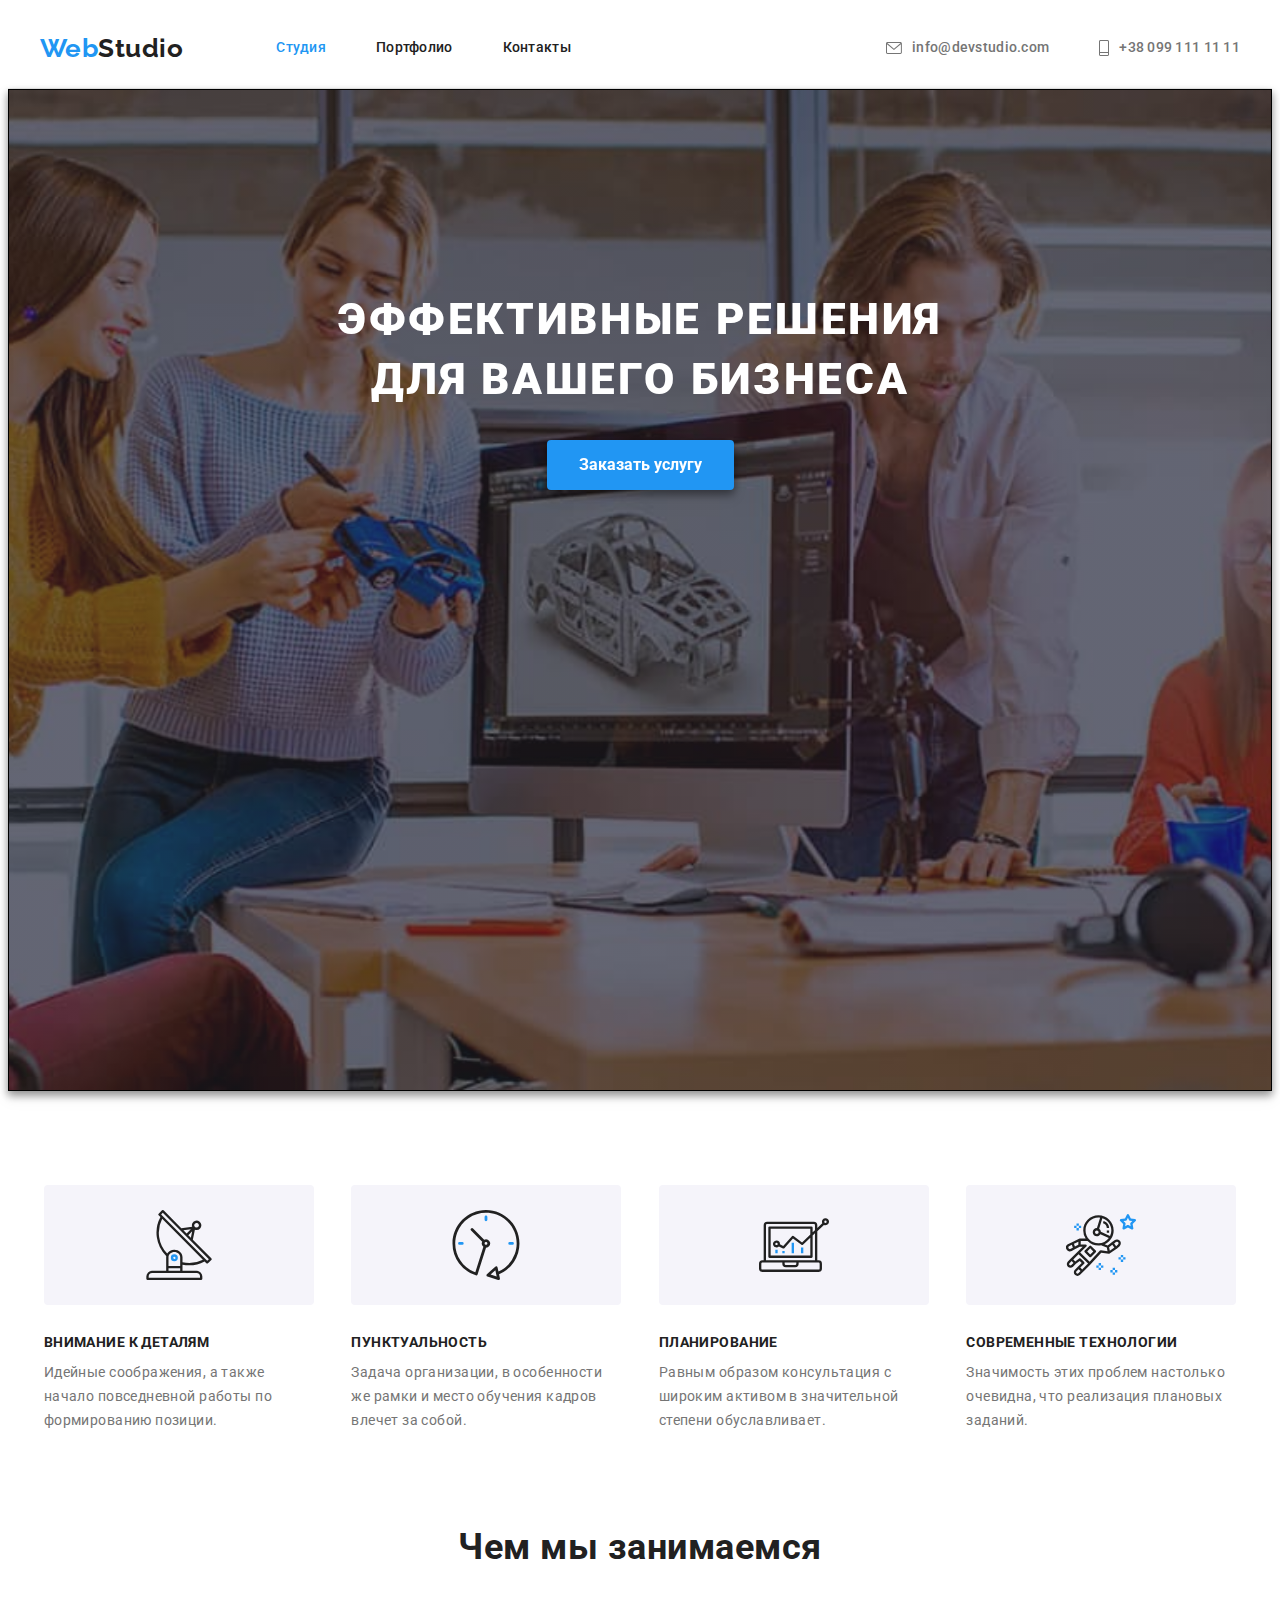
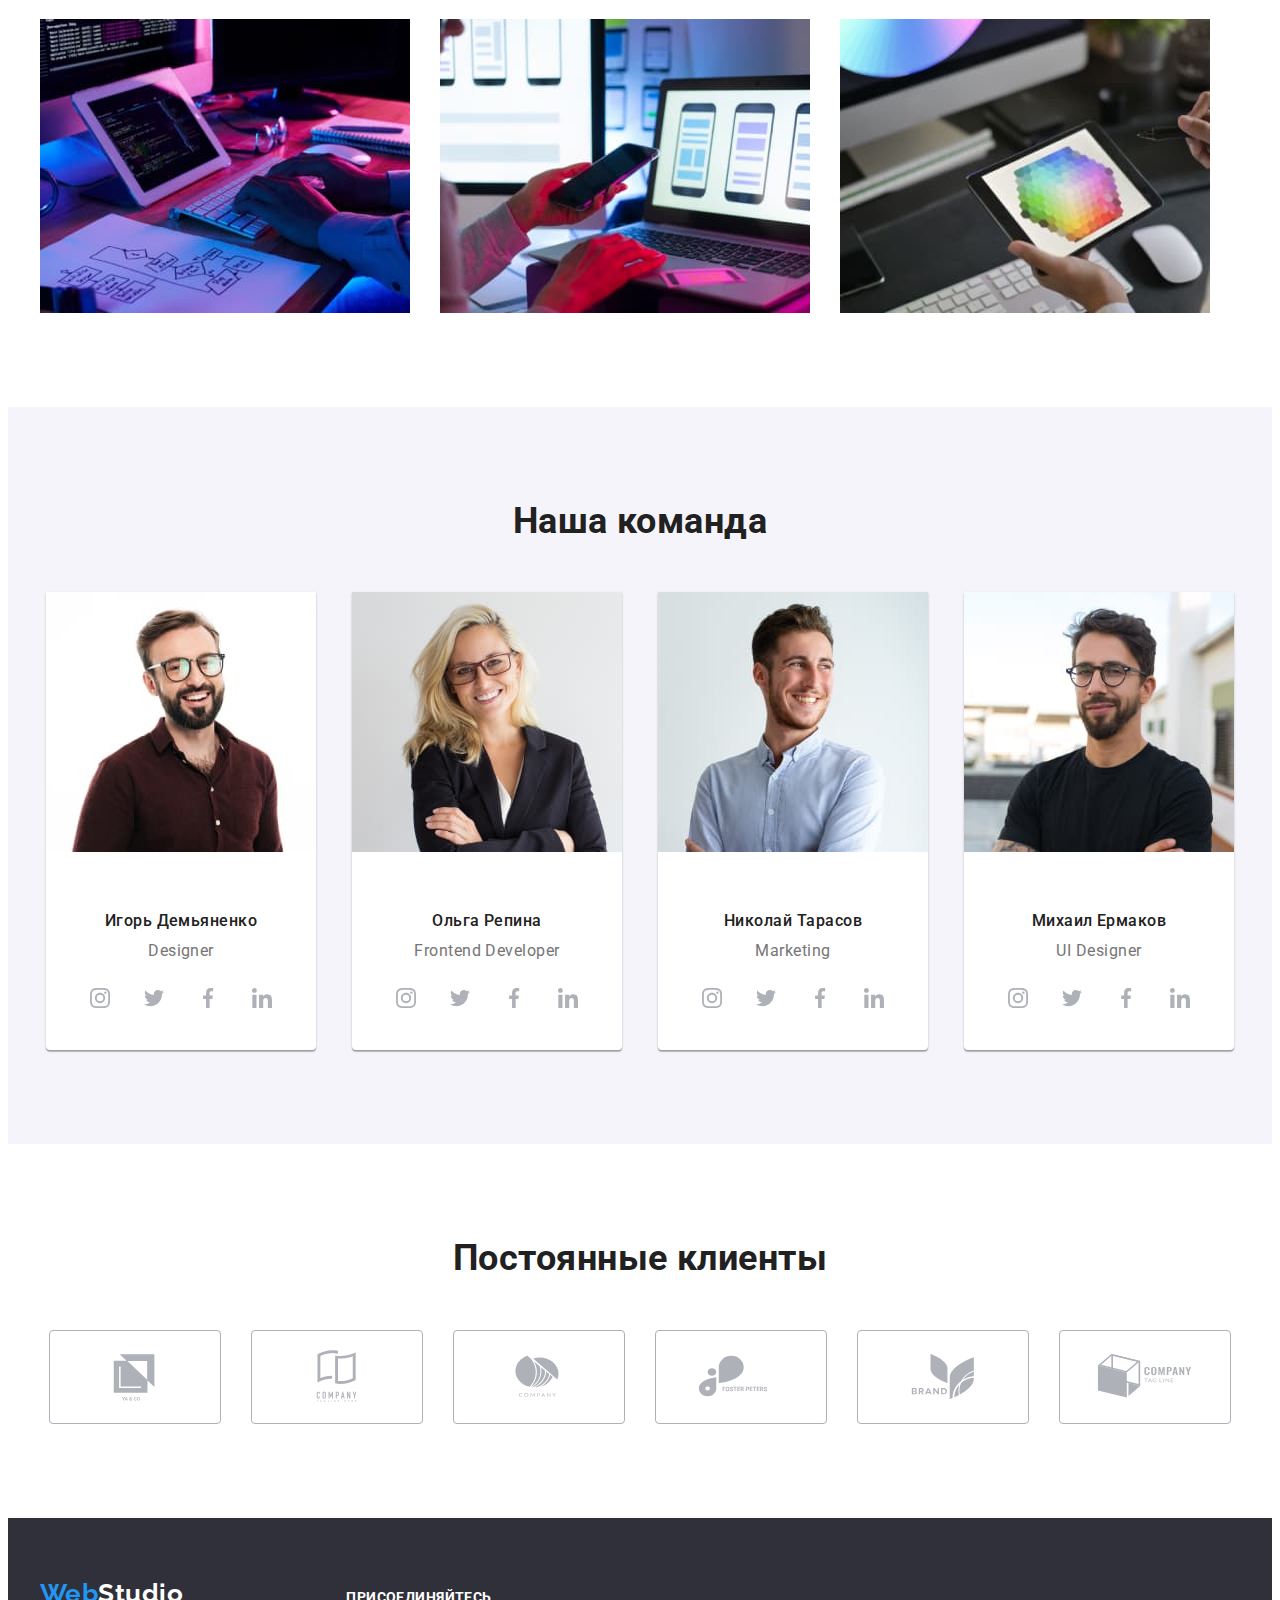
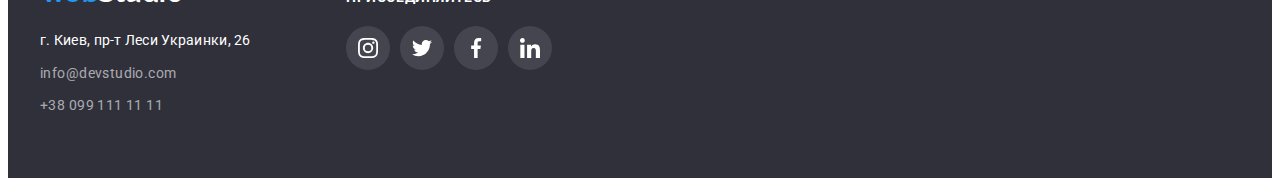
<file: index.html>
<!DOCTYPE html>
<html lang="ru">
  <head>
    <meta charset="UTF-8" />
    <meta http-equiv="X-UA-Compatible" content="IE=edge" />
    <meta name="viewport" content="width=device-width, initial-scale=1.0" />
    <title>Студия</title>
    <link rel="preconnect" href="https://fonts.googleapis.com" />
    <link rel="preconnect" href="https://fonts.gstatic.com" crossorigin />
    <link
      href="https://fonts.googleapis.com/css2?family=Raleway:wght@700&family=Roboto:wght@400;500;700;900&display=swap"
      rel="stylesheet"
    />
    <link
      rel="stylesheet"
      href="https://cdnjs.cloudflare.com/ajax/libs/modern-normalize/1.1.0/modern-normalize.min.css"
      integrity="sha512-wpPYUAdjBVSE4KJnH1VR1HeZfpl1ub8YT/NKx4PuQ5NmX2tKuGu6U/JRp5y+Y8XG2tV+wKQpNHVUX03MfMFn9Q=="
      crossorigin="anonymous"
      referrerpolicy="no-referrer"
    />
    <link rel="stylesheet" href="./css/styles.css" />
  </head>
  <!-- Body -->

  <body>
    <header class="page-header">
      <div class="container">
        <nav>
          <a class="page-logo" href="index.html"> <span class="accent">Web</span>Studio </a>
          <ul class="link-list">
            <li class="item"><a class="link current" href="./index.html">Студия</a></li>
            <li class="item"><a class="link" href="./portfolio.html">Портфолио</a></li>
            <li class="item"><a class="link" href="">Контакты</a></li>
          </ul>
        </nav>
        <ul class="link-list">
          <li>
            <a class="auth-nav" href="mailto:info@devstudio.com">
              <svg class="icon-nav" width="16" height="12">
                <use class="envelope" href="./images/icons.svg#envelope"></use></svg
              >info@devstudio.com</a
            >
          </li>
          <li>
            <a class="auth-nav" href="tel:+380961111111"
              ><svg class="icon-nav" width="10" height="16">
                <use href="./images/icons.svg#vector"></use></svg
              >+38 099 111 11 11</a
            >
          </li>
        </ul>
      </div>
    </header>
    <main>
      <section class="hero">
        <div class="container div">
          <h1 class="hero-title">
            Эффективные решения<br />
            для вашего бизнеса
          </h1>
          <button type="button" class="hero-button">Заказать услугу</button>
        </div>
      </section>
      <section class="section">
        <div class="container div">
          <ul class="section-list list">
            <li class="list">
              <div class="div-icon">
                <svg class="icon" width="70" height="70">
                  <use href="./images/icons.svg#antenna"></use>
                </svg>
              </div>
              <h3 class="title-list">Внимание к деталям</h3>
              <p class="text">
                Идейные соображения, а также начало повседневной работы по формированию позиции.
              </p>
            </li>
            <li class="list">
              <div class="div-icon">
                <svg class="icon" width="70" height="70">
                  <use href="./images/icons.svg#clock"></use>
                </svg>
              </div>
              <h3 class="title-list">Пунктуальность</h3>
              <p class="text">
                Задача организации, в особенности же рамки и место обучения кадров влечет за собой.
              </p>
            </li>
            <li class="list">
              <div class="div-icon">
                <svg class="icon" width="70" height="70">
                  <use href="./images/icons.svg#diagram"></use>
                </svg>
              </div>
              <h3 class="title-list">Планирование</h3>
              <p class="text">
                Равным образом консультация с широким активом в значительной степени обуславливает.
              </p>
            </li>
            <li class="list">
              <div class="div-icon">
                <svg class="icon" width="70" height="70">
                  <use href="./images/icons.svg#astronaut"></use>
                </svg>
              </div>
              <h3 class="title-list">Современные технологии</h3>
              <p class="text">
                Значимость этих проблем настолько очевидна, что реализация плановых заданий.
              </p>
            </li>
          </ul>
        </div>
      </section>
      <section class="section wwd">
        <div class="container div">
          <h2 class="section-title">Чем мы занимаемся</h2>
          <ul class="section-list">
            <li>
              <a href="#"><img src="./images/img.jpg" alt="верстка" width="370" /></a>
            </li>
            <li>
              <a href="#"><img src="./images/img(1).jpg" alt="дизайн" width="370" /></a>
            </li>
            <li>
              <a href="#"><img src="./images/img(2).jpg" alt="внешнее оформление" width="370" /></a>
            </li>
          </ul>
        </div>
      </section>
      <section class="section teem">
        <div class="container div">
          <h2 class="section-title">Наша команда</h2>
          <ul class="section-list team">
            <li class="teem-list">
              <img src="./images/m1.jpg" alt="Designer" width="270" />
              <div class="teem-div">
                <h3 class="teem-title">Игорь Демьяненко</h3>
                <p class="teem-text">Designer</p>
                <ul class="socials-list">
                  <li class="social-link">
                    <a
                      class="socials-link"
                      href=""
                      target="_blank"
                      rel="noopener noreferrer"
                      aria-label="instagram"
                    >
                      <svg
                        class="social-icon"
                        width="20"
                        height="20"
                        href=""
                        target="_blank"
                        rel="noopener noreferrer"
                        aria-label="instagram"
                      >
                        <use href="./images/icons.svg#instagram"></use>
                      </svg>
                    </a>
                  </li>
                  <li class="social-link">
                    <a
                      class="socials-link"
                      href=""
                      target="_blank"
                      rel="noopener noreferrer"
                      aria-label="twitter"
                    >
                      <svg
                        class="social-icon"
                        width="20"
                        height="20"
                        href=""
                        target="_blank"
                        rel="noopener noreferrer"
                        aria-label="twitter"
                      >
                        <use href="./images/icons.svg#twitter"></use>
                      </svg>
                    </a>
                  </li>
                  <li class="social-link">
                    <a
                      class="socials-link"
                      href=""
                      target="_blank"
                      rel="noopener noreferrer"
                      aria-label="facebook"
                    >
                      <svg
                        class="social-icon"
                        width="20"
                        height="20"
                        href=""
                        target="_blank"
                        rel="noopener noreferrer"
                        aria-label="facebook"
                      >
                        <use href="./images/icons.svg#facebook"></use>
                      </svg>
                    </a>
                  </li>
                  <li class="social-link">
                    <a
                      class="socials-link"
                      href=""
                      target="_blank"
                      rel="noopener noreferrer"
                      aria-label="linkedin"
                    >
                      <svg
                        class="social-icon"
                        width="20"
                        height="20"
                        href=""
                        target="_blank"
                        rel="noopener noreferrer"
                        aria-label="linkedin"
                      >
                        <use href="./images/icons.svg#linkedin"></use>
                      </svg>
                    </a>
                  </li>
                </ul>
              </div>
            </li>
            <li class="teem-list">
              <img src="./images/m2.jpg" alt="Frontend Developer" width="270" />
              <div class="teem-div">
                <h3 class="teem-title">Ольга Репина</h3>
                <p class="teem-text">Frontend Developer</p>
                <ul class="socials-list">
                  <li class="social-link">
                    <a
                      class="socials-link"
                      href=""
                      target="_blank"
                      rel="noopener noreferrer"
                      aria-label="instagram"
                    >
                      <svg
                        class="social-icon"
                        width="20"
                        height="20"
                        href=""
                        target="_blank"
                        rel="noopener noreferrer"
                        aria-label="instagram"
                      >
                        <use href="./images/icons.svg#instagram"></use>
                      </svg>
                    </a>
                  </li>
                  <li class="social-link">
                    <a
                      class="socials-link"
                      href=""
                      target="_blank"
                      rel="noopener noreferrer"
                      aria-label="twitter"
                    >
                      <svg
                        class="social-icon"
                        width="20"
                        height="20"
                        href=""
                        target="_blank"
                        rel="noopener noreferrer"
                        aria-label="twitter"
                      >
                        <use href="./images/icons.svg#twitter"></use>
                      </svg>
                    </a>
                  </li>
                  <li class="social-link">
                    <a
                      class="socials-link"
                      href=""
                      target="_blank"
                      rel="noopener noreferrer"
                      aria-label="facebook"
                    >
                      <svg
                        class="social-icon"
                        width="20"
                        height="20"
                        href=""
                        target="_blank"
                        rel="noopener noreferrer"
                        aria-label="facebook"
                      >
                        <use href="./images/icons.svg#facebook"></use>
                      </svg>
                    </a>
                  </li>
                  <li class="social-link">
                    <a
                      class="socials-link"
                      href=""
                      target="_blank"
                      rel="noopener noreferrer"
                      aria-label="linkedin"
                    >
                      <svg
                        class="social-icon"
                        width="20"
                        height="20"
                        href=""
                        target="_blank"
                        rel="noopener noreferrer"
                        aria-label="linkedin"
                      >
                        <use href="./images/icons.svg#linkedin"></use>
                      </svg>
                    </a>
                  </li>
                </ul>
              </div>
            </li>
            <li class="teem-list">
              <img src="./images/m3.jpg" alt="Marketing" width="270" />
              <div class="teem-div">
                <h3 class="teem-title">Николай Тарасов</h3>
                <p class="teem-text">Marketing</p>
                <ul class="socials-list">
                  <li class="social-link">
                    <a
                      class="socials-link"
                      href=""
                      target="_blank"
                      rel="noopener noreferrer"
                      aria-label="instagram"
                    >
                      <svg
                        class="social-icon"
                        width="20"
                        height="20"
                        href=""
                        target="_blank"
                        rel="noopener noreferrer"
                        aria-label="instagram"
                      >
                        <use href="./images/icons.svg#instagram"></use>
                      </svg>
                    </a>
                  </li>
                  <li class="social-link">
                    <a
                      class="socials-link"
                      href=""
                      target="_blank"
                      rel="noopener noreferrer"
                      aria-label="twitter"
                    >
                      <svg
                        class="social-icon"
                        width="20"
                        height="20"
                        href=""
                        target="_blank"
                        rel="noopener noreferrer"
                        aria-label="twitter"
                      >
                        <use href="./images/icons.svg#twitter"></use>
                      </svg>
                    </a>
                  </li>
                  <li class="social-link">
                    <a
                      class="socials-link"
                      href=""
                      target="_blank"
                      rel="noopener noreferrer"
                      aria-label="facebook"
                    >
                      <svg
                        class="social-icon"
                        width="20"
                        height="20"
                        href=""
                        target="_blank"
                        rel="noopener noreferrer"
                        aria-label="facebook"
                      >
                        <use href="./images/icons.svg#facebook"></use>
                      </svg>
                    </a>
                  </li>
                  <li class="social-link">
                    <a
                      class="socials-link"
                      href=""
                      target="_blank"
                      rel="noopener noreferrer"
                      aria-label="linkedin"
                    >
                      <svg
                        class="social-icon"
                        width="20"
                        height="20"
                        href=""
                        target="_blank"
                        rel="noopener noreferrer"
                        aria-label="linkedin"
                      >
                        <use href="./images/icons.svg#linkedin"></use>
                      </svg>
                    </a>
                  </li>
                </ul>
              </div>
            </li>
            <li class="teem-list">
              <img src="./images/m4.jpg" alt="UI Designer" width="270" />
              <div class="teem-div">
                <h3 class="teem-title">Михаил Ермаков</h3>
                <p class="teem-text">UI Designer</p>
                <ul class="socials-list">
                  <li class="social-link">
                    <a
                      class="socials-link"
                      href=""
                      target="_blank"
                      rel="noopener noreferrer"
                      aria-label="instagram"
                    >
                      <svg
                        class="social-icon"
                        width="20"
                        height="20"
                        href=""
                        target="_blank"
                        rel="noopener noreferrer"
                        aria-label="instagram"
                      >
                        <use href="./images/icons.svg#instagram"></use>
                      </svg>
                    </a>
                  </li>
                  <li class="social-link">
                    <a
                      class="socials-link"
                      href=""
                      target="_blank"
                      rel="noopener noreferrer"
                      aria-label="twitter"
                    >
                      <svg
                        class="social-icon"
                        width="20"
                        height="20"
                        href=""
                        target="_blank"
                        rel="noopener noreferrer"
                        aria-label="twitter"
                      >
                        <use href="./images/icons.svg#twitter"></use>
                      </svg>
                    </a>
                  </li>
                  <li class="social-link">
                    <a
                      class="socials-link"
                      href=""
                      target="_blank"
                      rel="noopener noreferrer"
                      aria-label="facebook"
                    >
                      <svg
                        class="social-icon"
                        width="20"
                        height="20"
                        href=""
                        target="_blank"
                        rel="noopener noreferrer"
                        aria-label="facebook"
                      >
                        <use href="./images/icons.svg#facebook"></use>
                      </svg>
                    </a>
                  </li>
                  <li class="social-link">
                    <a
                      class="socials-link"
                      href=""
                      target="_blank"
                      rel="noopener noreferrer"
                      aria-label="linkedin"
                    >
                      <svg
                        class="social-icon"
                        width="20"
                        height="20"
                        href=""
                        target="_blank"
                        rel="noopener noreferrer"
                        aria-label="linkedin"
                      >
                        <use href="./images/icons.svg#linkedin"></use>
                      </svg>
                    </a>
                  </li>
                </ul>
              </div>
            </li>
          </ul>
        </div>
      </section>
      <section class="section clients">
        <div class="container-clients">
          <h2 class="section-title">Постоянные клиенты</h2>
          <div class="div-clients">
            <ul class="clients-list">
              <li class="clients-item">
                <a class="clients-link" href="#">
                  <svg class="svg-logo" width="106" height="60">
                    <use href="./images/icons.svg#logo-1"></use>
                  </svg>
                </a>
              </li>
              <li class="clients-item">
                <a class="clients-link" href="#">
                  <svg class="svg-logo" width="106" height="60">
                    <use href="./images/icons.svg#logo-2"></use>
                  </svg>
                </a>
              </li>
              <li class="clients-item">
                <a class="clients-link" href="#">
                  <svg class="svg-logo" width="106" height="60">
                    <use href="./images/icons.svg#logo-3"></use>
                  </svg>
                </a>
              </li>
              <li class="clients-item">
                <a class="clients-link" href="#">
                  <svg class="svg-logo" width="106" height="60">
                    <use href="./images/icons.svg#logo-4"></use>
                  </svg>
                </a>
              </li>
              <li class="clients-item">
                <a class="clients-link" href="#">
                  <svg class="svg-logo" width="106" height="60">
                    <use href="./images/icons.svg#logo-5"></use>
                  </svg>
                </a>
              </li>
              <li class="clients-item">
                <a class="clients-link" href="#">
                  <svg class="svg-logo" width="106" height="60">
                    <use href="./images/icons.svg#logo-6"></use>
                  </svg>
                </a>
              </li>
            </ul>
          </div>
        </div>
      </section>
    </main>

    <!-- footer -->
    <footer class="footer">
      <div class="container-footer">
        <div>
          <a class="page-logo" href="index.html"> <span class="accent">Web</span>Studio </a>
          <address>
            <ul class="link-list">
              <li><a class="footer-link" href="#">г. Киев, пр-т Леси Украинки, 26</a></li>
              <li><a class="footer-nav" href="mailto:info@devstudio.com">info@devstudio.com</a></li>
              <li><a class="footer-nav" href="tel:+380961111111">+38 099 111 11 11</a></li>
            </ul>
          </address>
        </div>
        <div class="socials">
          <h3 class="footer-title">присоединяйтесь</h3>
          <ul class="footer-social">
            <li class="social-link">
              <a
                class="socials-link"
                href=""
                target="_blank"
                rel="noopener noreferrer"
                aria-label="twitter"
              >
                <svg
                  class="social-icon"
                  width="20"
                  height="20"
                  href=""
                  target="_blank"
                  rel="noopener noreferrer"
                  aria-label="twitter"
                >
                  <use href="./images/icons.svg#instagram"></use>
                </svg>
              </a>
            </li>
            <li class="social-link">
              <a
                class="socials-link"
                href=""
                target="_blank"
                rel="noopener noreferrer"
                aria-label="twitter"
              >
                <svg
                  class="social-icon"
                  width="20"
                  height="20"
                  href=""
                  target="_blank"
                  rel="noopener noreferrer"
                  aria-label="twitter"
                >
                  <use href="./images/icons.svg#twitter"></use>
                </svg>
              </a>
            </li>
            <li class="social-link">
              <a
                class="socials-link"
                href=""
                target="_blank"
                rel="noopener noreferrer"
                aria-label="twitter"
              >
                <svg
                  class="social-icon"
                  width="20"
                  height="20"
                  href=""
                  target="_blank"
                  rel="noopener noreferrer"
                  aria-label="twitter"
                >
                  <use href="./images/icons.svg#facebook"></use>
                </svg>
              </a>
            </li>
            <li class="social-link">
              <a
                class="socials-link"
                href=""
                target="_blank"
                rel="noopener noreferrer"
                aria-label="twitter"
              >
                <svg
                  class="social-icon"
                  width="20"
                  height="20"
                  href=""
                  target="_blank"
                  rel="noopener noreferrer"
                  aria-label="twitter"
                >
                  <use href="./images/icons.svg#linkedin"></use>
                </svg>
              </a>
            </li>
          </ul>
        </div>
      </div>
    </footer>
  </body>
</html>
</file>
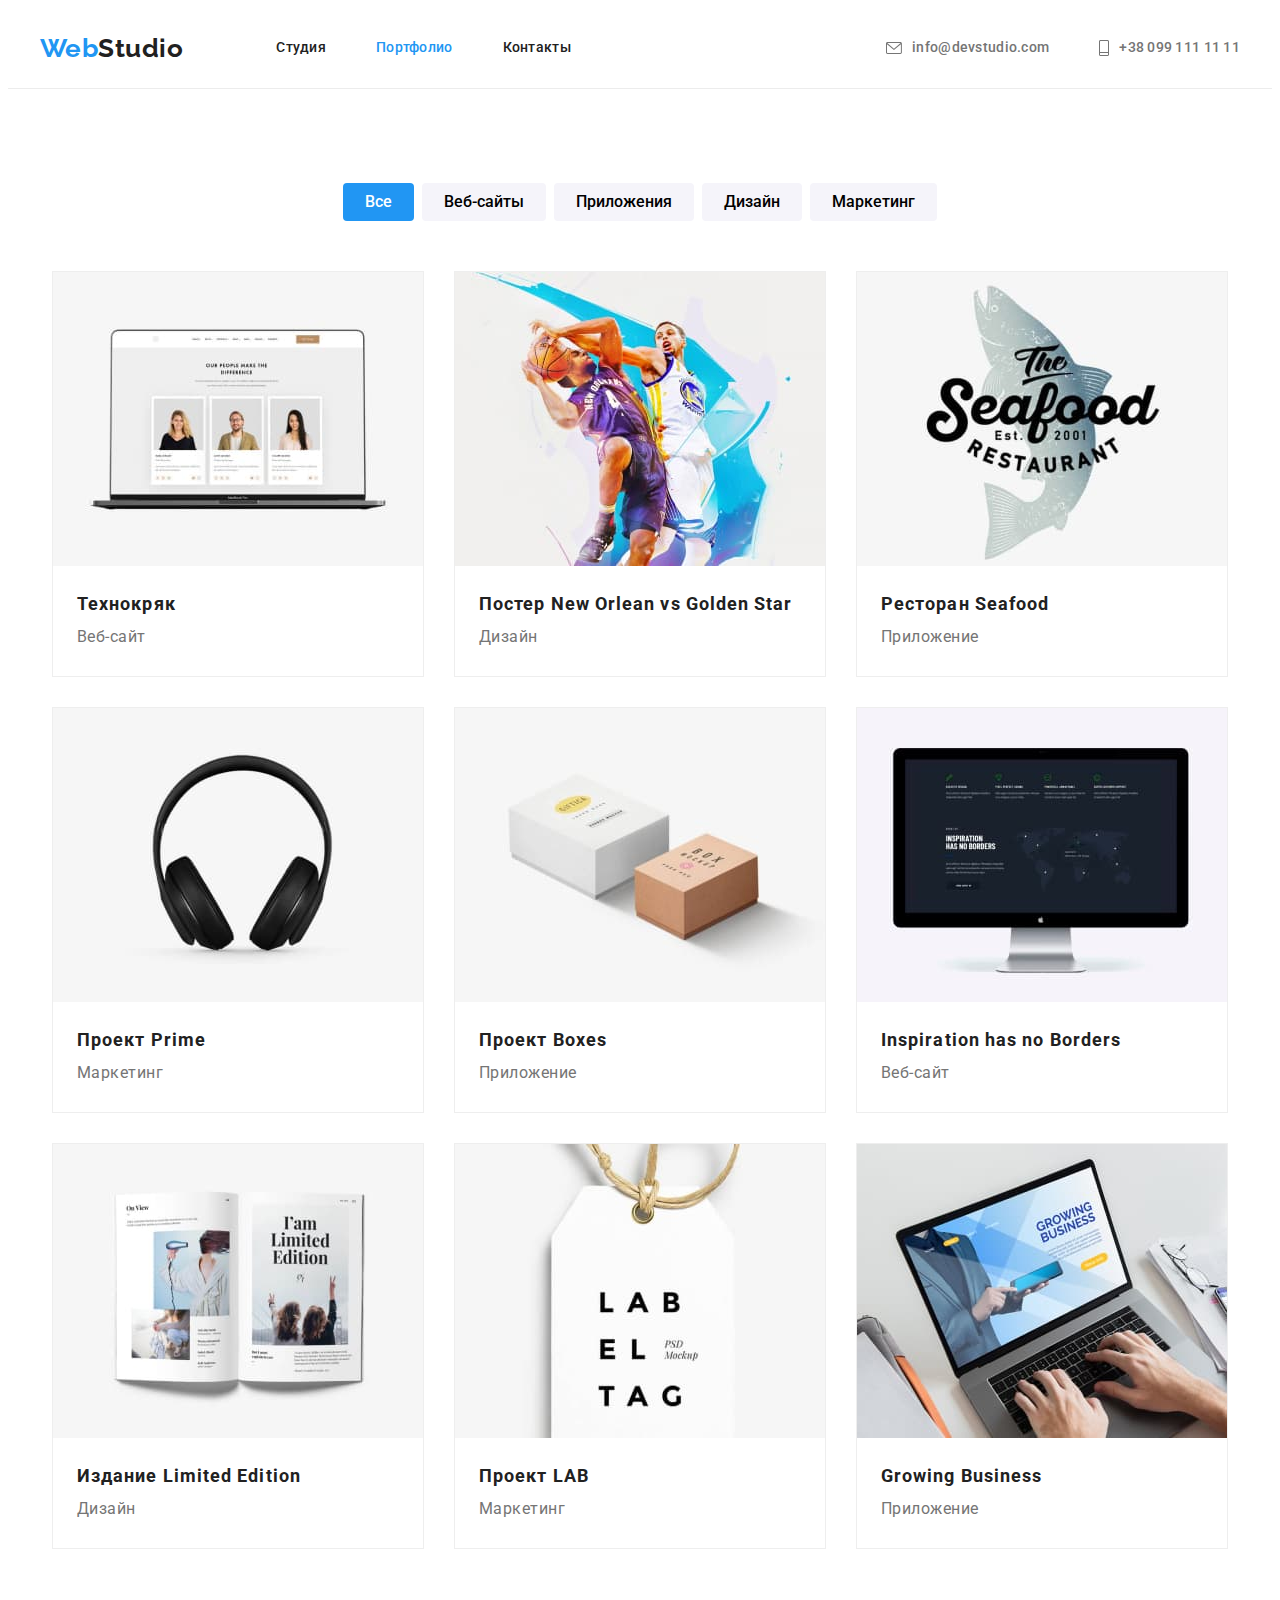
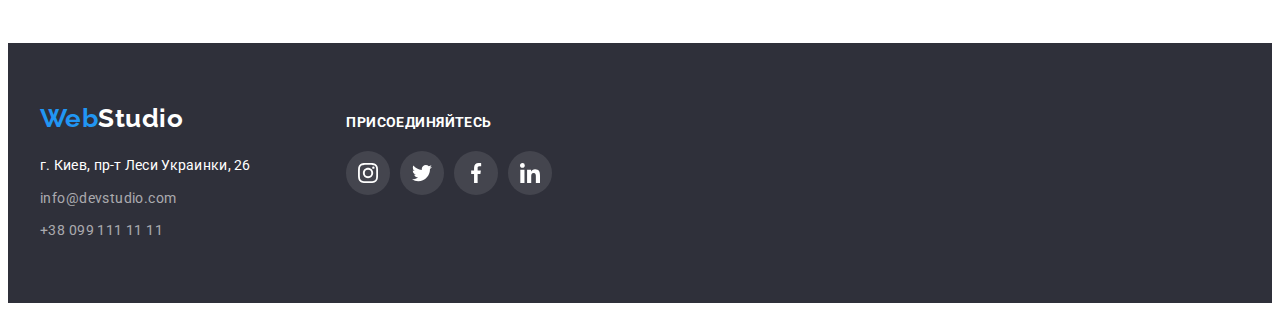
<file: portfolio.html>
<!DOCTYPE html>
<html lang="ru">
  <head>
    <meta charset="UTF-8" />
    <meta http-equiv="X-UA-Compatible" content="IE=edge" />
    <meta name="viewport" content="width=device-width, initial-scale=1.0" />
    <title>Студия</title>
    <link rel="preconnect" href="https://fonts.googleapis.com" />
    <link rel="preconnect" href="https://fonts.gstatic.com" crossorigin />
    <link
      href="https://fonts.googleapis.com/css2?family=Raleway:wght@700&family=Roboto:wght@400;500;700;900&display=swap"
      rel="stylesheet"
    />
    <link
      rel="stylesheet"
      href="https://cdnjs.cloudflare.com/ajax/libs/modern-normalize/1.1.0/modern-normalize.min.css"
      integrity="sha512-wpPYUAdjBVSE4KJnH1VR1HeZfpl1ub8YT/NKx4PuQ5NmX2tKuGu6U/JRp5y+Y8XG2tV+wKQpNHVUX03MfMFn9Q=="
      crossorigin="anonymous"
      referrerpolicy="no-referrer"
    />
    <link rel="stylesheet" href="./css/styles.css" />
  </head>
  <!-- Body -->

  <body class="page">
    <header class="page-header">
      <div class="container">
        <nav>
          <a class="page-logo" href="index.html"> <span class="accent">Web</span>Studio </a>
          <ul class="link-list">
            <li class="item"><a class="link" href="./index.html">Студия</a></li>
            <li class="item"><a class="link current" href="./portfolio.html">Портфолио</a></li>
            <li class="item"><a class="link" href="">Контакты</a></li>
          </ul>
        </nav>
        <ul class="link-list">
          <li>
            <a class="auth-nav" href="mailto:info@devstudio.com"
              ><svg class="icon-nav" width="16" height="12">
                <use class="envelope" href="./images/icons.svg#envelope"></use></svg
              >info@devstudio.com</a
            >
          </li>
          <li>
            <a class="auth-nav" href="tel:+380961111111"
              ><svg class="icon-nav" width="10" height="16">
                <use href="./images/icons.svg#vector"></use></svg
              >+38 099 111 11 11</a
            >
          </li>
        </ul>
      </div>
    </header>
    <main>
      <section class="section portfolio">
        <div class="container portfolio">
          <h1 class="portfolio-title">Наши работы</h1>
          <ul class="section-button">
            <li class="list-button">
              <button type="button" class="button current">Все</button>
            </li>
            <li class="list-button">
              <button type="button" class="button">Веб-сайты</button>
            </li>
            <li class="list-button">
              <button type="button" class="button">Приложения</button>
            </li>
            <li class="list-button">
              <button type="button" class="button">Дизайн</button>
            </li>
            <li class="list-button">
              <button type="button" class="button">Маркетинг</button>
            </li>
          </ul>

          <ul class="section-list">
            <li class="list-item">
              <img src="./images/portfolio_img/imgone.jpg" alt="Веб-сайт" width="370" />
              <div class="portfolio-link">
                <h2 class="title">Технокряк</h2>
                <p class="text">Веб-сайт</p>
              </div>
            </li>
            <li class="list-item">
              <img src="./images/portfolio_img/imgtwo.jpg" alt="Дизайн" width="370" />
              <div class="portfolio-link">
                <h2 class="title">Постер New Orlean vs Golden Star</h2>
                <p class="text">Дизайн</p>
              </div>
            </li>
            <li class="list-item">
              <img src="./images/portfolio_img/imgthree.jpg" alt="Приложение" width="370" />
              <div class="portfolio-link">
                <h2 class="title">Ресторан Seafood</h2>
                <p class="text">Приложение</p>
              </div>
            </li>
            <li class="list-item">
              <img src="./images/portfolio_img/imgfour.jpg" alt="Маркетинг" width="370" />
              <div class="portfolio-link">
                <h2 class="title">Проект Prime</h2>
                <p class="text">Маркетинг</p>
              </div>
            </li>
            <li class="list-item">
              <img src="./images/portfolio_img/imgfive.jpg" alt="Приложение" width="370" />
              <div class="portfolio-link">
                <h2 class="title">Проект Boxes</h2>
                <p class="text">Приложение</p>
              </div>
            </li>
            <li class="list-item">
              <img src="./images/portfolio_img/imgsix.jpg" alt="Веб-сайт" width="370" />
              <div class="portfolio-link">
                <h2 class="title">Inspiration has no Borders</h2>
                <p class="text">Веб-сайт</p>
              </div>
            </li>
            <li class="list-item">
              <img src="./images/portfolio_img/imgseven.jpg" alt="Дизайн" width="370" />
              <div class="portfolio-link">
                <h2 class="title">Издание Limited Edition</h2>
                <p class="text">Дизайн</p>
              </div>
            </li>
            <li class="list-item">
              <img src="./images/portfolio_img/imgeight.jpg" alt="Маркетинг" width="370" />
              <div class="portfolio-link">
                <h2 class="title">Проект LAB</h2>
                <p class="text">Маркетинг</p>
              </div>
            </li>
            <li class="list-item">
              <img src="./images/portfolio_img/imgnine.jpg" alt="Приложение" width="370" />
              <div class="portfolio-link">
                <h2 class="title">Growing Business</h2>
                <p class="text">Приложение</p>
              </div>
            </li>
          </ul>
        </div>
      </section>
    </main>
    <footer class="footer">
      <div class="container-footer">
        <div>
          <a class="page-logo" href="index.html"> <span class="accent">Web</span>Studio </a>
          <address>
            <ul class="link-list">
              <li><a class="footer-link" href="#">г. Киев, пр-т Леси Украинки, 26</a></li>
              <li><a class="footer-nav" href="mailto:info@devstudio.com">info@devstudio.com</a></li>
              <li><a class="footer-nav" href="tel:+380961111111">+38 099 111 11 11</a></li>
            </ul>
          </address>
        </div>
        <div class="socials">
          <h3 class="footer-title">присоединяйтесь</h3>
          <ul class="footer-social">
            <li class="social-link">
              <a
                class="socials-link"
                href=""
                target="_blank"
                rel="noopener noreferrer"
                aria-label="twitter"
              >
                <svg
                  class="social-icon"
                  width="20"
                  height="20"
                  href=""
                  target="_blank"
                  rel="noopener noreferrer"
                  aria-label="twitter"
                >
                  <use href="./images/icons.svg#instagram"></use>
                </svg>
              </a>
            </li>
            <li class="social-link">
              <a
                class="socials-link"
                href=""
                target="_blank"
                rel="noopener noreferrer"
                aria-label="twitter"
              >
                <svg
                  class="social-icon"
                  width="20"
                  height="20"
                  href=""
                  target="_blank"
                  rel="noopener noreferrer"
                  aria-label="twitter"
                >
                  <use href="./images/icons.svg#twitter"></use>
                </svg>
              </a>
            </li>
            <li class="social-link">
              <a
                class="socials-link"
                href=""
                target="_blank"
                rel="noopener noreferrer"
                aria-label="twitter"
              >
                <svg
                  class="social-icon"
                  width="20"
                  height="20"
                  href=""
                  target="_blank"
                  rel="noopener noreferrer"
                  aria-label="twitter"
                >
                  <use href="./images/icons.svg#facebook"></use>
                </svg>
              </a>
            </li>
            <li class="social-link">
              <a
                class="socials-link"
                href=""
                target="_blank"
                rel="noopener noreferrer"
                aria-label="twitter"
              >
                <svg
                  class="social-icon"
                  width="20"
                  height="20"
                  href=""
                  target="_blank"
                  rel="noopener noreferrer"
                  aria-label="twitter"
                >
                  <use href="./images/icons.svg#linkedin"></use>
                </svg>
              </a>
            </li>
          </ul>
        </div>
      </div>
    </footer>
  </body>
</html>
</file>
<file: css/styles.css>
:root {
  --primary-text-color: #757575;
  --title-text-color: #212121;
  --accent-color: #2196f3;
  --primary-white-color: #ffffff;
}

/* :any-link {
  text-decoration: none;
} */

/* Частковий ресет стилей браузера start */
ul {
  padding: 0;
  margin: 0;
  display: inline-block;
}
a {
  color: currentColor;
}

h1,
h2,
h4,
h5,
h6,
p {
  margin: 0;
  text-align: center;
}

/* Частковий ресет стилей браузера end */

/* logo */
.page-logo {
  display: inline-block;

  color: var(--title-text-color);
  font-family: Raleway, sans-serif;
  font-weight: 700;
  font-size: 26px;
  line-height: 1.19;
  text-decoration: none;

  padding: 0;
  margin-right: 93px;
}

.page-logo .accent {
  color: var(--accent-color);
}

.page-logo:hover,
.page-logo:focus {
  color: var(--accent-color);
}
nav {
  display: flex;
  align-items: center;
}

.page-header .link-list {
  align-items: center;
}

header .container {
  display: flex;
  align-items: center;
  width: 1200px;
}

/* site-nav */
.page-header .link-list {
  list-style: none;
  font-weight: 500;
  font-size: 14px;
  line-height: 1.14;
  letter-spacing: 0.02em;
  display: flex;
  gap: 50px;
  margin-left: auto;
}

.page-header {
  border-bottom: 1px solid #ececec;
}

header > nav > a {
  display: block;
  width: 49px;
}

.container .link,
.auth-nav {
  display: inline-block;
  padding: 32px 0;
}

.link,
.auth-nav {
  text-decoration: none;
}
.section-list {
  list-style: none;
}

.site-nav {
  color: var(--title-text-color);
}
.auth-nav {
  display: flex;
  color: var(--primary-text-color);
  font-weight: 500;
  font-size: 14px;
  line-height: 1.14;
  letter-spacing: 0.02em;
  align-items: center;

  margin-left: auto;

  margin-left: auto;
  gap: 10px;
}
.link {
  color: var(--title-text-color);
  display: inline-block;
}

.link.current {
  color: var(--accent-color);
  display: inline-block;
}

.link:hover,
.link:focus {
  color: var(--accent-color);
}

.auth-nav:hover,
.auth-nav:focus {
  color: var(--accent-color);
}

/* body */

.page {
  box-sizing: border-box;
}

body {
  color: var(--primary-text-color);
  background-color: var(--primary-white-color);
  font-family: Roboto, sans-serif;
  letter-spacing: 0.03em;
  text-decoration: none;
}

.body {
  margin: 0 auto;
  padding-left: 15px;
  padding-right: 15px;
}

.container {
  width: 1200px;
  padding-left: 15px;
  padding-right: 15px;
  margin: 0 auto;
}

/* hero */

.hero {
  max-width: 1600px;
  height: 600px;

  text-align: center;

  margin-left: auto;
  margin-right: auto;

  padding-bottom: 200px;
  padding-top: 200px;
  background: #c4c4c4;
  border: 1px solid #000000;
  filter: drop-shadow(0px 4px 4px rgba(0, 0, 0, 0.25)) drop-shadow(0px 4px 4px rgba(0, 0, 0, 0.25));

  background-image: linear-gradient(to right, rgba(47, 48, 58, 0.4), rgba(47, 48, 58, 0.4)),
    url(../images/hero-bg/hero-bg.jpg);

  background-repeat: no-repeat;
  background-position: center;
  background-size: cover;
}

.hero-title {
  color: var(--primary-white-color);
  font-weight: 900;
  font-size: 44px;
  line-height: 1.36;
  text-align: center;
  letter-spacing: 0.06em;
  text-transform: uppercase;
  margin-top: 0px;
  margin-bottom: 30px;
}
.hero-button {
  color: var(--primary-white-color);
  background-color: var(--accent-color);
  cursor: pointer;
  font-family: inherit;
  font-weight: 700;
  font-size: 16px;
  line-height: 1.87;
  border-radius: 4px;
  padding: 10px 32px;
  border-style: none;

  filter: drop-shadow(0px 4px 4px rgba(0, 0, 0, 0.25)) drop-shadow(0px 4px 4px rgba(0, 0, 0, 0.25));
}

.hero-button:hover,
.hero-button:focus {
  color: var(--title-text-color);
  background-color: #f5f4fa;
}

.container.div h3 {
  margin-top: 30px;
  margin-bottom: 10px;
}

/* section */

.section {
  padding-top: 94px;
  padding-bottom: 94px;
  margin-left: auto;
  margin-right: auto;
}

.section.wwd {
  padding-top: 0;
}

img {
  display: block;
}

.title {
  color: var(--title-text-color);
  font-weight: 700;
  font-size: 18px;
  line-height: 2;
  letter-spacing: 0.06em;
}
.section-title {
  color: var(--title-text-color);
  font-weight: 700;
  font-size: 36px;
  line-height: 1.16;

  margin-bottom: 50px;
}
.title-list {
  color: var(--title-text-color);
  text-transform: uppercase;
  font-weight: 700;
  font-size: 14px;
  line-height: 1.14;
  letter-spacing: 0.03em;
}

.section {
  /* width: 1200px;
  align-items: center; */
}

.section-list .list {
  display: inline-block;

  color: var(--primary-text-color);
  font-weight: 400;
  font-size: 14px;
  line-height: 1.71;
  letter-spacing: 0.03em;
}
.section-list .text {
  color: var(--primary-text-color);
  font-weight: 400;
  font-size: 14px;
  line-height: 1.71;
  letter-spacing: 0.03em;
  text-align: left;
}

.container.div {
  margin-left: auto;
  margin-right: auto;
}

.container.div .section-list {
  display: flex;
  gap: 30px;
}

.section-list .list {
  width: 270px;

  margin-right: auto;
  margin-left: auto;
  align-items: center;
}

/* teem */
.section.teem {
  background-color: #f5f4fa;
  text-align: center;
  padding-bottom: 94px;
  padding-top: 94px;
}
.section-list.team {
  display: flex;
  justify-content: space-evenly;
  gap: 30px;
}

.teem-list {
  display: block;
  background-color: var(--primary-white-color);
  box-shadow: 0px 1px 3px rgba(0, 0, 0, 0.12), 0px 1px 1px rgba(0, 0, 0, 0.14),
    0px 2px 1px rgba(0, 0, 0, 0.2);
  border-radius: 0px 0px 4px 4px;
}
.teem-title {
  color: var(--title-text-color);
  font-weight: 500;
  font-size: 16px;
  line-height: 1.18;
  margin-top: 0;
}
.teem-text {
  font-weight: 400;
  font-size: 16px;
  line-height: calc(19 / 16);
  letter-spacing: 0.03em;

  margin-bottom: 16px;
}

.teem-div {
  padding-top: 30px;
  padding-bottom: 30px;
}

/* container clients */

.clients {
  padding-top: 94px;
}

.clients-item {
  width: 170px;
  height: 92px;

  border: 1px solid #afb1b8;
  border-radius: 4px;
}

.clients-item:hover,
.clients-item:focus {
  border: 1px solid #2196f3;
  border-radius: 4px;
}

.container-clients {
  width: 1200px;
  height: 184px;
  display: inline;
}

.section-list.clients {
  display: flex;
  justify-content: space-evenly;
  padding-top: 0px;
}

.clients > .button {
  box-sizing: border-box;
}

.clients-list {
  display: flex;
  list-style: none;

  align-items: center;
  justify-content: center;

  gap: 30px;
}

.clients-link {
  display: flex;
  align-items: center;
  justify-content: center;

  width: 170px;
  height: 92px;
}

.svg-logo {
  fill: #afb1b8;
}
.clients-link:hover .svg-logo,
.clients-link:focus .svg-logo {
  fill: var(--accent-color);
}

/* footer */
.footer {
  background-color: #2f303a;
  padding-top: 60px;
  padding-bottom: 60px;
}

.footer .footer-link {
  color: var(--primary-white-color);
  font-size: 14px;
  line-height: 1.7;
}
.footer .footer-nav {
  color: #ffffff99;
  font-size: 14px;
  line-height: 1.7;
  letter-spacing: 0.03em;
}
.footer-nav:hover,
.footer-link:hover,
.footer-nav:focus,
.footer-link:focus {
  color: var(--accent-color);
}

.footer-link,
.footer-nav {
  text-decoration: none;
  font-style: normal;
  font-weight: 400;
  font-size: 14px;
  line-height: 1.14;
  letter-spacing: 0.02em;
}
.footer .page-logo {
  color: var(--primary-white-color);
  margin-bottom: 20px;
}
.footer .page-logo:hover,
.footer .page-logo:focus {
  color: var(--accent-color);
}

.container-footer {
  display: flex;
  /* щоб вирівняти весь контент за однією лінією */
  align-items: baseline;

  width: 1200px;
  margin-left: auto;
  margin-right: auto;

  gap: 70px;
}

.footer .link-list {
  list-style: none;
}

.footer li {
  margin-bottom: 9px;
}

.footer li:last-child {
  margin-bottom: 0;
}

.footer-title {
  font-size: 14px;
  line-height: 1.14;
  letter-spacing: 0.03em;
  text-transform: uppercase;
  color: var(--primary-white-color);

  margin-top: 0;
  margin-bottom: 20px;
  text-align: start;
}

.social-list {
  list-style: none;
}

.footer .socials {
  text-align: center;
}

/* button */
.button {
  background-color: #f5f4fa;
  font-family: inherit;
  font-weight: 500;
  font-size: 16px;
  line-height: 1.62;
  cursor: pointer;
  border-radius: 4px;
  padding: 6px 22px;
  border-style: none;
}
.button:hover,
.button:focus {
  color: var(--primary-white-color);
  background-color: var(--accent-color);

  box-shadow: 0px 3px 1px rgba(0, 0, 0, 0.1), 0px 1px 2px rgba(0, 0, 0, 0.08),
    0px 2px 2px rgba(0, 0, 0, 0.12);
  border-radius: 4px;
}

.button.current {
  color: var(--primary-white-color);
  background-color: var(--accent-color);
}

/* portfolio file */

.list-item .title {
  color: var(--title-text-color);
  font-weight: 700;
  font-size: 18px;
  line-height: 2;
  letter-spacing: 0.06em;
}
.list-item .text {
  color: var(--primary-text-color);
  font-weight: 400;
  font-size: 16px;
  line-height: 1.88;
  letter-spacing: 0.03em;
}
.portfolio-title {
  opacity: 0;
  width: 0;
  height: 0;
}

.section-list .list {
  margin-left: auto;
  margin-right: auto;
}

.section-list.button {
  margin-bottom: 50px;
}

.container.portfolio .section-list {
  display: flex;
  justify-content: center;
  gap: 8px;
}

.section.portfolio {
  margin-left: auto;
  margin-right: auto;

  display: block;
}

.portfolio-link {
  padding: 20px 24px;
}

.container.portfolio .title {
  text-align: left;
}

.container.portfolio .list-item {
  justify-content: space-between;

  width: 370px;
  height: 404px;
  left: 615px;
  top: 262px;

  background: #ffffff;
  border: 1px solid #eeeeee;
}

.container.portfolio .list-item:nth-child(3n) {
  margin-right: 0;
}

.container.portfolio .section-list {
  display: flex;
  flex-wrap: wrap;
  gap: 30px;
  justify-content: center;
}

.section-button {
  display: flex;
  flex-wrap: wrap;
  gap: 8px;
  margin-bottom: 50px;
  justify-content: center;
  list-style: none;
}

.container.portfolio .list-item:focus,
.container.portfolio .list-item:hover {
  box-shadow: 0px 1px 1px rgba(0, 0, 0, 0.12), 0px 4px 4px rgba(0, 0, 0, 0.06),
    1px 4px 6px rgba(0, 0, 0, 0.16);

  cursor: pointer;
}

/* SVG */

.social-icon {
  fill: #afb1b8;
}

.social-icon:hover,
.social-icon:focus {
  fill: var(--primary-white-color);
}

.section.teem .socials-list {
  display: flex;
  align-items: center;
  justify-content: center;
  gap: 10px;
}

.social-link {
  list-style: none;
}

.socials-link {
  display: flex;
  display: flex;
  align-items: center;
  justify-content: center;
  width: 44px;
  height: 44px;

  border-radius: 50%;
}

.socials-link:hover .social-icon,
.socials-link:focus .social-icon {
  fill: var(--primary-white-color);
  background-color: var(--accent-color);
}

.icon-nav {
  top: 3px;
  fill: currentColor;
  justify-content: center;
  align-items: center;

  justify-content: center;
}

.icon-nav:hover {
  fill: var(--accent-color);
}

.div-icon {
  display: flex;
  align-items: center;
  justify-content: center;

  width: 270px;
  height: 120px;

  padding: 25 100;

  background-color: #f5f4fa;
  border-radius: 4px;
}

.footer-social {
  display: flex;
  justify-content: flex-start;
  list-style: none;
  border-radius: 50%;
  gap: 10px;
}

.footer .socials-link {
  width: 44px;
  height: 44px;
  border-radius: 50%;
  background: rgba(255, 255, 255, 0.1);
  gap: 10px;
}

.socials-link:hover,
.socials-link:focus {
  background-color: var(--accent-color);
}

.footer .social-link {
  display: flex;
}

.footer .social-icon {
  fill: var(--primary-white-color);
}
</file>
